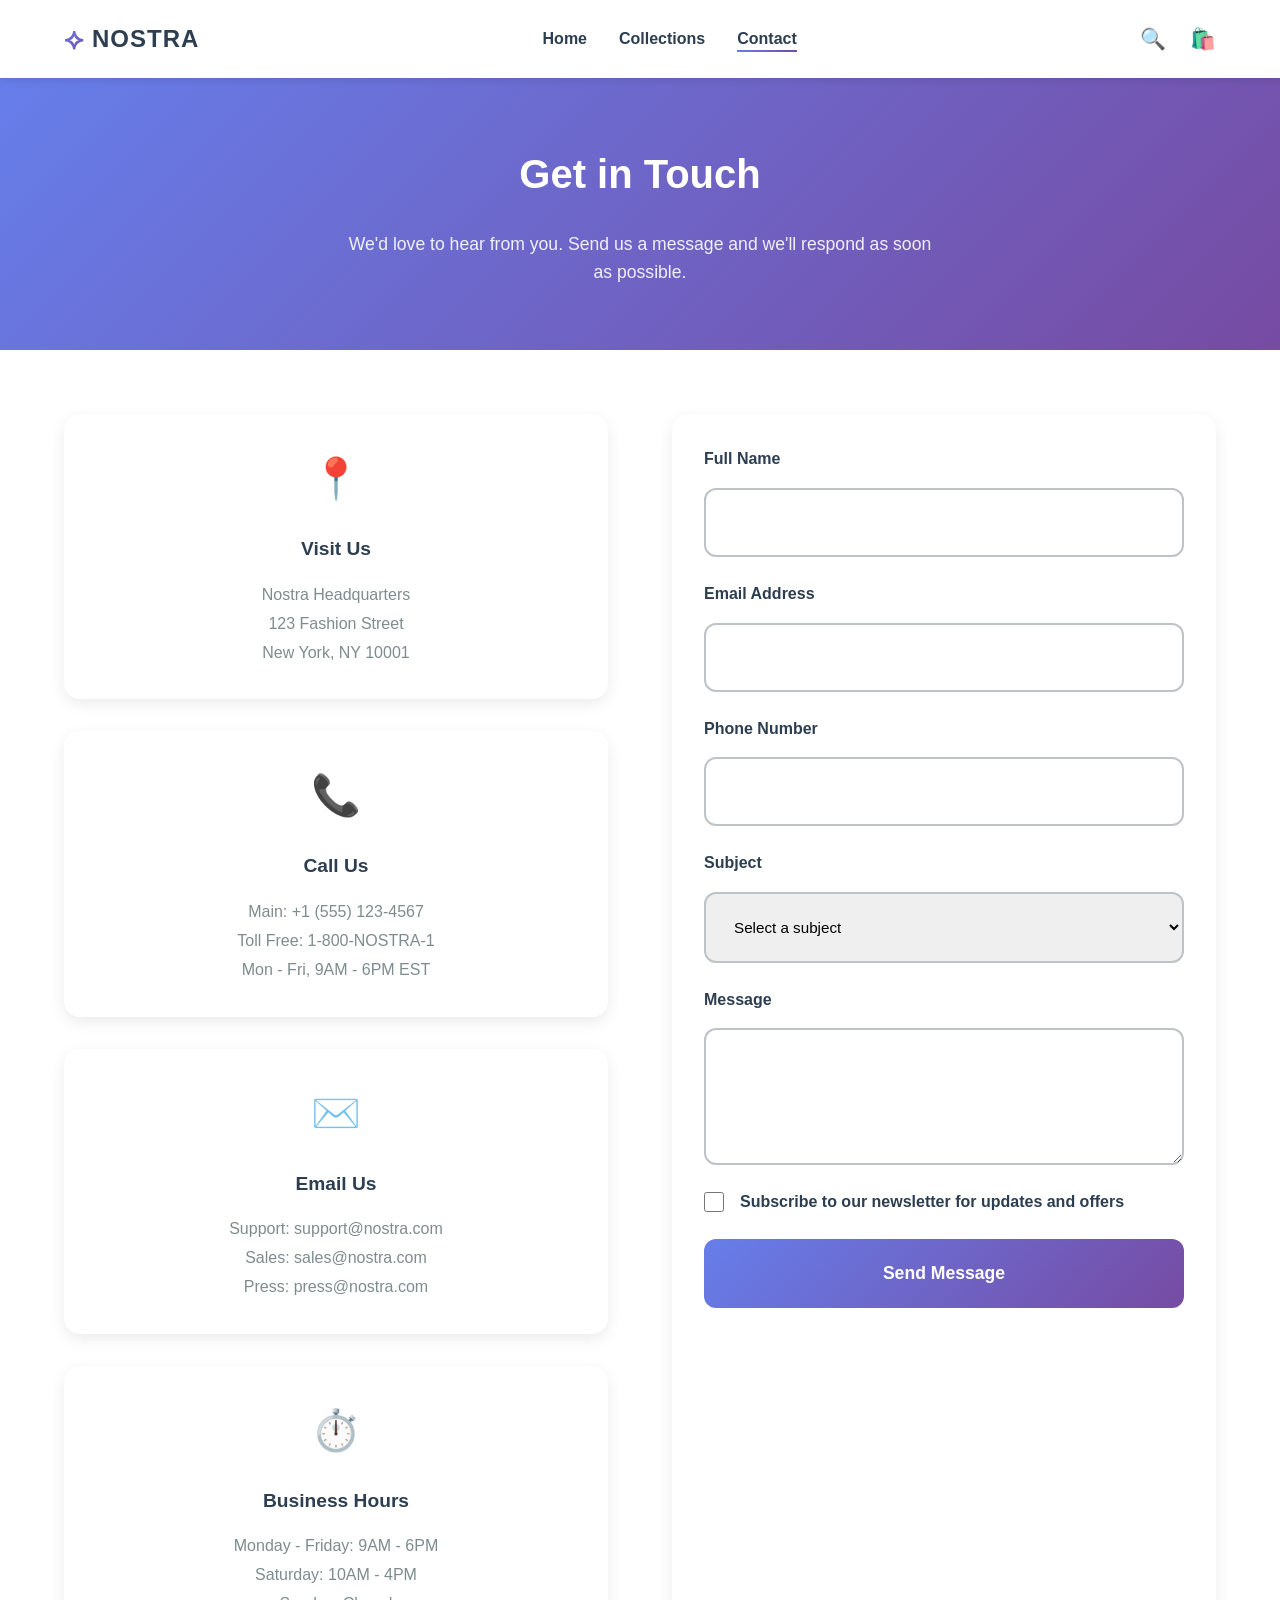
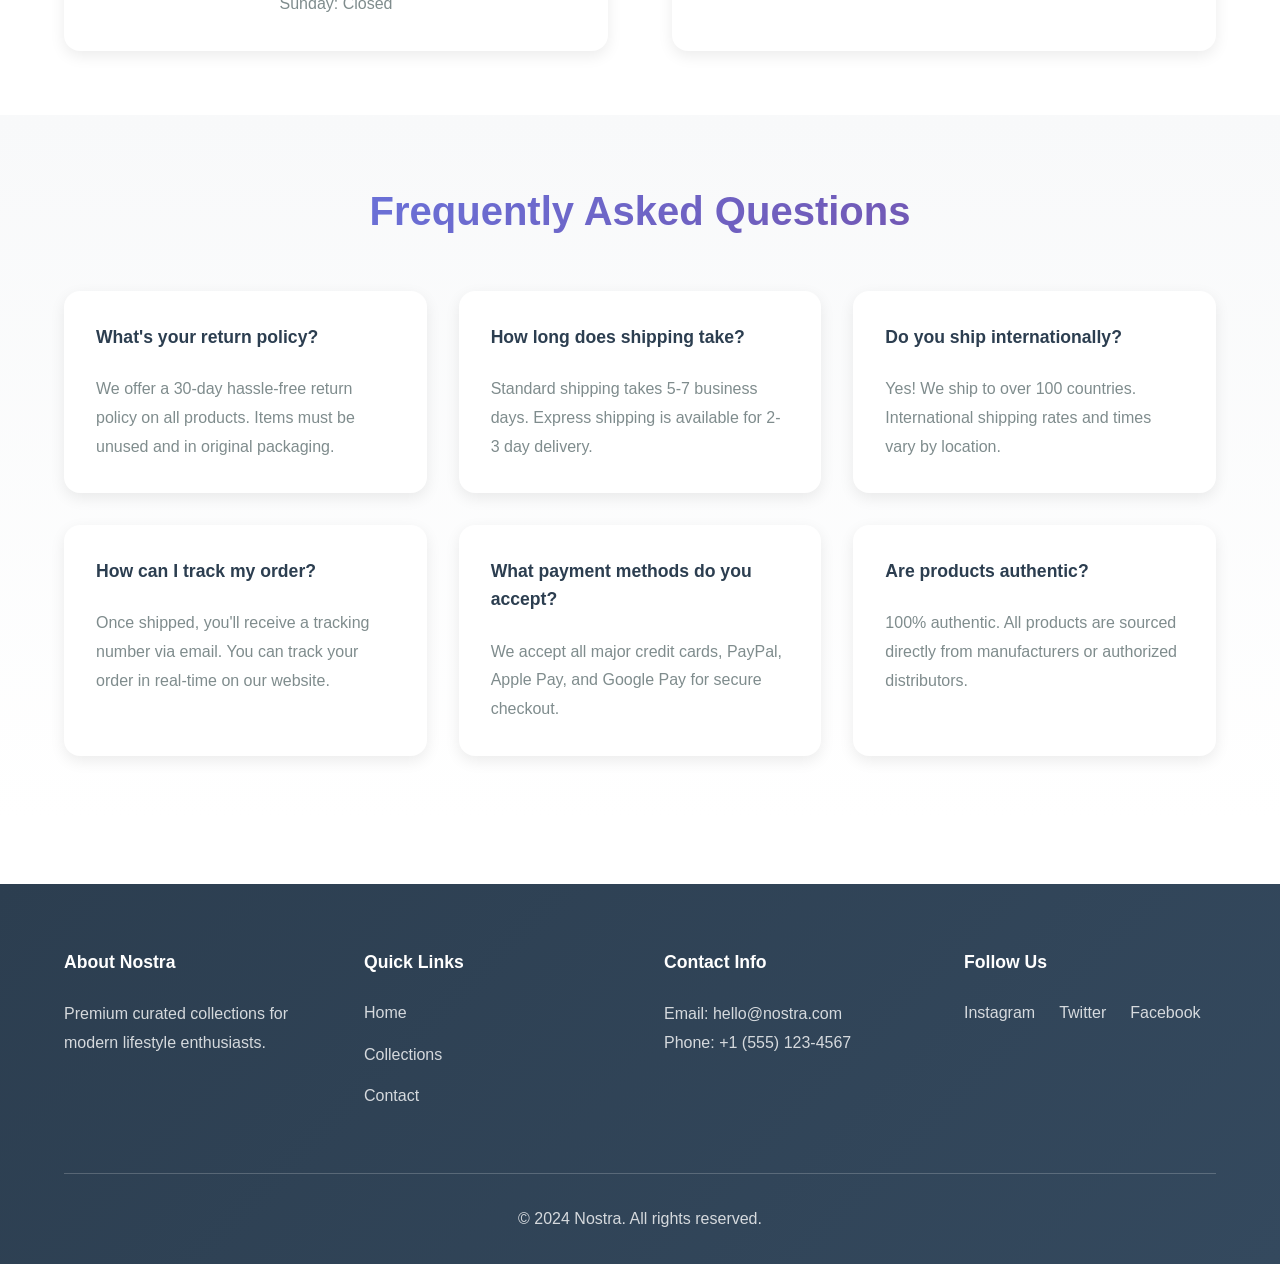
<file: contact.html>
<!DOCTYPE html>
<html lang="en">
<head>
    <meta charset="UTF-8">
    <meta name="viewport" content="width=device-width, initial-scale=1.0">
    <title>Contact Us - Nostra</title>
    <link rel="stylesheet" href="style.css">
</head>
<body>
    <!-- Navigation Bar -->
    <nav class="navbar">
        <div class="nav-container">
            <div class="nav-logo">
                <span class="logo-icon">⟡</span>
                <span>NOSTRA</span>
            </div>
            <ul class="nav-menu">
                <li><a href="index.html">Home</a></li>
                <li><a href="collections.html">Collections</a></li>
                <li><a href="contact.html" class="active">Contact</a></li>
            </ul>
            <div class="nav-icons">
                <span class="search-icon">🔍</span>
                <span class="cart-icon">🛍️</span>
            </div>
        </div>
    </nav>

    <!-- Contact Header -->
    <section class="contact-header">
        <div class="container">
            <h1>Get in Touch</h1>
            <p>We'd love to hear from you. Send us a message and we'll respond as soon as possible.</p>
        </div>
    </section>

    <!-- Contact Content -->
    <section class="contact-section">
        <div class="container">
            <div class="contact-wrapper">
                <!-- Contact Info Cards -->
                <div class="contact-info">
                    <div class="info-card">
                        <div class="info-icon">📍</div>
                        <h3>Visit Us</h3>
                        <p>Nostra Headquarters<br>
                        123 Fashion Street<br>
                        New York, NY 10001</p>
                    </div>

                    <div class="info-card">
                        <div class="info-icon">📞</div>
                        <h3>Call Us</h3>
                        <p>Main: +1 (555) 123-4567<br>
                        Toll Free: 1-800-NOSTRA-1<br>
                        Mon - Fri, 9AM - 6PM EST</p>
                    </div>

                    <div class="info-card">
                        <div class="info-icon">✉️</div>
                        <h3>Email Us</h3>
                        <p>Support: support@nostra.com<br>
                        Sales: sales@nostra.com<br>
                        Press: press@nostra.com</p>
                    </div>

                    <div class="info-card">
                        <div class="info-icon">⏱️</div>
                        <h3>Business Hours</h3>
                        <p>Monday - Friday: 9AM - 6PM<br>
                        Saturday: 10AM - 4PM<br>
                        Sunday: Closed</p>
                    </div>
                </div>

                <!-- Contact Form -->
                <div class="contact-form-wrapper">
                    <form id="contactForm" class="contact-form">
                        <div class="form-group">
                            <label for="name">Full Name</label>
                            <input type="text" id="name" name="name" required>
                        </div>

                        <div class="form-group">
                            <label for="email">Email Address</label>
                            <input type="email" id="email" name="email" required>
                        </div>

                        <div class="form-group">
                            <label for="phone">Phone Number</label>
                            <input type="tel" id="phone" name="phone">
                        </div>

                        <div class="form-group">
                            <label for="subject">Subject</label>
                            <select id="subject" name="subject" required>
                                <option value="">Select a subject</option>
                                <option value="product">Product Inquiry</option>
                                <option value="order">Order Status</option>
                                <option value="return">Returns & Exchanges</option>
                                <option value="general">General Inquiry</option>
                                <option value="partnership">Partnership</option>
                            </select>
                        </div>

                        <div class="form-group">
                            <label for="message">Message</label>
                            <textarea id="message" name="message" rows="5" required></textarea>
                        </div>

                        <div class="form-group">
                            <label class="checkbox-label">
                                <input type="checkbox" name="newsletter" id="newsletter">
                                <span>Subscribe to our newsletter for updates and offers</span>
                            </label>
                        </div>

                        <button type="submit" class="btn btn-primary btn-large">Send Message</button>
                    </form>
                    <div id="formMessage" class="form-message" style="display: none;"></div>
                </div>
            </div>
        </div>
    </section>

    <!-- FAQ Section -->
    <section class="faq-section">
        <div class="container">
            <h2>Frequently Asked Questions</h2>
            <div class="faq-grid">
                <div class="faq-item">
                    <h3>What's your return policy?</h3>
                    <p>We offer a 30-day hassle-free return policy on all products. Items must be unused and in original packaging.</p>
                </div>
                <div class="faq-item">
                    <h3>How long does shipping take?</h3>
                    <p>Standard shipping takes 5-7 business days. Express shipping is available for 2-3 day delivery.</p>
                </div>
                <div class="faq-item">
                    <h3>Do you ship internationally?</h3>
                    <p>Yes! We ship to over 100 countries. International shipping rates and times vary by location.</p>
                </div>
                <div class="faq-item">
                    <h3>How can I track my order?</h3>
                    <p>Once shipped, you'll receive a tracking number via email. You can track your order in real-time on our website.</p>
                </div>
                <div class="faq-item">
                    <h3>What payment methods do you accept?</h3>
                    <p>We accept all major credit cards, PayPal, Apple Pay, and Google Pay for secure checkout.</p>
                </div>
                <div class="faq-item">
                    <h3>Are products authentic?</h3>
                    <p>100% authentic. All products are sourced directly from manufacturers or authorized distributors.</p>
                </div>
            </div>
        </div>
    </section>

    <!-- Footer -->
    <footer class="footer">
        <div class="container">
            <div class="footer-grid">
                <div class="footer-section">
                    <h4>About Nostra</h4>
                    <p>Premium curated collections for modern lifestyle enthusiasts.</p>
                </div>
                <div class="footer-section">
                    <h4>Quick Links</h4>
                    <ul>
                        <li><a href="index.html">Home</a></li>
                        <li><a href="collections.html">Collections</a></li>
                        <li><a href="contact.html">Contact</a></li>
                    </ul>
                </div>
                <div class="footer-section">
                    <h4>Contact Info</h4>
                    <p>Email: hello@nostra.com</p>
                    <p>Phone: +1 (555) 123-4567</p>
                </div>
                <div class="footer-section">
                    <h4>Follow Us</h4>
                    <div class="social-links">
                        <a href="#">Instagram</a>
                        <a href="#">Twitter</a>
                        <a href="#">Facebook</a>
                    </div>
                </div>
            </div>
            <div class="footer-bottom">
                <p>&copy; 2024 Nostra. All rights reserved.</p>
            </div>
        </div>
    </footer>

    <script src="script.js"></script>
</body>
</html>
</file>
<file: style.css>
/* ===== CSS VARIABLES & ROOT STYLES ===== */
* {
    margin: 0;
    padding: 0;
    box-sizing: border-box;
}

:root {
    /* Colors */
    --primary-color: #2c3e50;
    --secondary-color: #3498db;
    --accent-color: #e74c3c;
    --light-bg: #ecf0f1;
    --dark-text: #2c3e50;
    --light-text: #7f8c8d;
    --border-color: #bdc3c7;
    --gradient: linear-gradient(135deg, #667eea 0%, #764ba2 100%);
    --gradient-light: linear-gradient(135deg, #f093fb 0%, #f5576c 100%);
    
    /* Spacing */
    --spacing-xs: 0.5rem;
    --spacing-sm: 1rem;
    --spacing-md: 1.5rem;
    --spacing-lg: 2rem;
    --spacing-xl: 3rem;
    --spacing-xxl: 4rem;
    
    /* Transitions */
    --transition: all 0.3s ease;
    
    /* Border Radius */
    --radius-sm: 8px;
    --radius-md: 12px;
    --radius-lg: 16px;
}

html {
    scroll-behavior: smooth;
}

body {
    font-family: 'Segoe UI', Tahoma, Geneva, Verdana, sans-serif;
    line-height: 1.6;
    color: var(--dark-text);
    background-color: #fff;
    overflow-x: hidden;
}

.container {
    max-width: 1200px;
    margin: 0 auto;
    padding: 0 var(--spacing-md);
}

/* ===== NAVIGATION BAR ===== */
.navbar {
    background-color: #fff;
    box-shadow: 0 2px 8px rgba(0, 0, 0, 0.1);
    position: sticky;
    top: 0;
    z-index: 100;
}

.nav-container {
    display: flex;
    justify-content: space-between;
    align-items: center;
    max-width: 1200px;
    margin: 0 auto;
    padding: var(--spacing-sm) var(--spacing-md);
}

.nav-logo {
    display: flex;
    align-items: center;
    font-size: 1.5rem;
    font-weight: 800;
    color: var(--primary-color);
    text-decoration: none;
    gap: var(--spacing-xs);
    letter-spacing: 1px;
}

.logo-icon {
    font-size: 1.8rem;
    background: var(--gradient);
    -webkit-background-clip: text;
    -webkit-text-fill-color: transparent;
    background-clip: text;
}

.nav-menu {
    display: flex;
    list-style: none;
    gap: var(--spacing-lg);
}

.nav-menu a {
    color: var(--dark-text);
    text-decoration: none;
    font-weight: 600;
    transition: var(--transition);
    position: relative;
    padding-bottom: 5px;
}

.nav-menu a::after {
    content: '';
    position: absolute;
    width: 0;
    height: 2px;
    bottom: 0;
    left: 0;
    background: var(--gradient);
    transition: width 0.3s ease;
}

.nav-menu a:hover::after,
.nav-menu a.active::after {
    width: 100%;
}

.nav-icons {
    display: flex;
    gap: var(--spacing-md);
    font-size: 1.3rem;
    cursor: pointer;
}

.nav-icons span {
    transition: var(--transition);
}

.nav-icons span:hover {
    transform: scale(1.2);
}

/* Mobile Menu Toggle */
.menu-toggle {
    display: none;
    background: none;
    border: none;
    font-size: 1.5rem;
    cursor: pointer;
}

/* ===== HERO SECTION ===== */
.hero {
    display: grid;
    grid-template-columns: 1fr 1fr;
    gap: var(--spacing-xl);
    align-items: center;
    padding: var(--spacing-xxl) var(--spacing-md);
    background: linear-gradient(135deg, #f5f7fa 0%, #c3cfe2 100%);
    min-height: 500px;
}

.hero-content {
    display: flex;
    flex-direction: column;
    gap: var(--spacing-md);
}

.hero-title {
    font-size: 3.5rem;
    font-weight: 800;
    line-height: 1.2;
    background: var(--gradient);
    -webkit-background-clip: text;
    -webkit-text-fill-color: transparent;
    background-clip: text;
}

.hero-subtitle {
    font-size: 1.2rem;
    color: var(--light-text);
    max-width: 400px;
}

.hero-image {
    display: flex;
    align-items: center;
    justify-content: center;
}

.hero-img {
    width: 100%;
    height: 400px;
    border-radius: var(--radius-lg);
    object-fit: cover;
    box-shadow: 0 20px 60px rgba(0, 0, 0, 0.2);
}

.hero-placeholder {
    width: 100%;
    height: 400px;
    background: var(--gradient);
    border-radius: var(--radius-lg);
    display: flex;
    align-items: center;
    justify-content: center;
    font-size: 1.5rem;
    color: white;
    font-weight: 600;
    box-shadow: 0 20px 60px rgba(0, 0, 0, 0.2);
}

/* ===== BUTTONS ===== */
.btn {
    padding: var(--spacing-sm) var(--spacing-lg);
    border: none;
    border-radius: var(--radius-md);
    font-size: 1rem;
    font-weight: 600;
    cursor: pointer;
    transition: var(--transition);
    text-decoration: none;
    display: inline-block;
}

.btn-primary {
    background: var(--gradient);
    color: white;
}

.btn-primary:hover {
    transform: translateY(-3px);
    box-shadow: 0 10px 30px rgba(0, 0, 0, 0.2);
}

.btn-secondary {
    background-color: var(--light-bg);
    color: var(--dark-text);
    border: 2px solid var(--border-color);
}

.btn-secondary:hover {
    background-color: var(--dark-text);
    color: white;
}

.btn-large {
    padding: var(--spacing-md) var(--spacing-xxl);
    font-size: 1.1rem;
}

/* ===== FEATURED SECTION ===== */
.featured {
    padding: var(--spacing-xxl) var(--spacing-md);
}

.featured h2,
.faq-section h2 {
    font-size: 2.5rem;
    margin-bottom: var(--spacing-xl);
    text-align: center;
    background: var(--gradient);
    -webkit-background-clip: text;
    -webkit-text-fill-color: transparent;
    background-clip: text;
}

.products-grid {
    display: grid;
    grid-template-columns: repeat(auto-fill, minmax(250px, 1fr));
    gap: var(--spacing-lg);
}

.product-card {
    background: white;
    border-radius: var(--radius-lg);
    overflow: hidden;
    box-shadow: 0 5px 15px rgba(0, 0, 0, 0.08);
    transition: var(--transition);
    display: flex;
    flex-direction: column;
}

.product-card:hover {
    transform: translateY(-8px);
    box-shadow: 0 15px 40px rgba(0, 0, 0, 0.15);
}

.product-image {
    height: 250px;
    overflow: hidden;
    background: var(--light-bg);
    position: relative;
}

.product-image img {
    width: 100%;
    height: 100%;
    object-fit: cover;
    transition: transform 0.3s ease;
}

.product-card:hover .product-image img {
    transform: scale(1.1);
}

.image-placeholder {
    width: 100%;
    height: 100%;
    display: flex;
    align-items: center;
    justify-content: center;
    font-size: 1rem;
    color: var(--light-text);
    background: linear-gradient(135deg, #667eea 0%, #764ba2 100%);
    color: white;
    font-weight: 600;
}

/* Image loading state */
img[loading="lazy"] {
    background: linear-gradient(90deg, #f0f0f0 25%, #e0e0e0 50%, #f0f0f0 75%);
    background-size: 200% 100%;
    animation: shimmer 1.5s infinite;
}

@keyframes shimmer {
    0% {
        background-position: 200% 0;
    }
    100% {
        background-position: -200% 0;
    }
}

.product-info {
    padding: var(--spacing-md);
    flex-grow: 1;
    display: flex;
    flex-direction: column;
    justify-content: space-between;
}

.product-info h3 {
    font-size: 1.1rem;
    margin-bottom: var(--spacing-sm);
    color: var(--dark-text);
}

.category {
    color: var(--secondary-color);
    font-size: 0.85rem;
    font-weight: 600;
    text-transform: uppercase;
    letter-spacing: 0.5px;
    margin-bottom: var(--spacing-sm);
}

.product-rating {
    color: #f39c12;
    font-size: 0.9rem;
    margin-bottom: var(--spacing-sm);
}

.price {
    font-size: 1.5rem;
    font-weight: 700;
    color: var(--accent-color);
}

/* ===== FEATURES SECTION ===== */
.features {
    background: linear-gradient(135deg, #667eea 0%, #764ba2 100%);
    padding: var(--spacing-xxl) var(--spacing-md);
    color: white;
}

.feature-grid {
    display: grid;
    grid-template-columns: repeat(auto-fit, minmax(250px, 1fr));
    gap: var(--spacing-xl);
}

.feature-item {
    text-align: center;
    padding: var(--spacing-lg);
    background: rgba(255, 255, 255, 0.1);
    border-radius: var(--radius-lg);
    backdrop-filter: blur(10px);
}

.feature-icon {
    font-size: 2.5rem;
    margin-bottom: var(--spacing-md);
    display: block;
}

.feature-item h3 {
    font-size: 1.3rem;
    margin-bottom: var(--spacing-sm);
}

.feature-item p {
    opacity: 0.9;
    line-height: 1.6;
}

/* ===== NEWSLETTER SECTION ===== */
.newsletter {
    background: linear-gradient(135deg, #f093fb 0%, #f5576c 100%);
    padding: var(--spacing-xxl) var(--spacing-md);
    text-align: center;
    color: white;
}

.newsletter h2 {
    font-size: 2rem;
    margin-bottom: var(--spacing-md);
    color: white;
    background: none;
    -webkit-text-fill-color: white;
}

.newsletter p {
    font-size: 1.1rem;
    margin-bottom: var(--spacing-lg);
    max-width: 600px;
    margin-left: auto;
    margin-right: auto;
}

.newsletter-form {
    display: flex;
    gap: var(--spacing-sm);
    max-width: 500px;
    margin: 0 auto;
    flex-wrap: wrap;
    justify-content: center;
}

.newsletter-form input {
    flex: 1;
    min-width: 250px;
    padding: var(--spacing-md);
    border: none;
    border-radius: var(--radius-md);
    font-size: 1rem;
}

/* ===== COLLECTIONS PAGE ===== */
.collections-header {
    background: linear-gradient(135deg, #667eea 0%, #764ba2 100%);
    color: white;
    padding: var(--spacing-xxl) var(--spacing-md);
    text-align: center;
}

.collections-header h1 {
    font-size: 2.5rem;
    margin-bottom: var(--spacing-md);
}

.collections-header p {
    font-size: 1.1rem;
    opacity: 0.9;
}

.collections-container {
    padding: var(--spacing-xxl) var(--spacing-md);
}

.collections-wrapper {
    display: grid;
    grid-template-columns: 280px 1fr;
    gap: var(--spacing-xl);
}

.filters-sidebar {
    background: white;
    padding: var(--spacing-lg);
    border-radius: var(--radius-lg);
    box-shadow: 0 5px 15px rgba(0, 0, 0, 0.08);
    height: fit-content;
}

.filter-section {
    margin-bottom: var(--spacing-lg);
    padding-bottom: var(--spacing-lg);
    border-bottom: 1px solid var(--light-bg);
}

.filter-section:last-child {
    border-bottom: none;
}

.filter-title {
    font-size: 1.1rem;
    font-weight: 700;
    margin-bottom: var(--spacing-md);
    color: var(--dark-text);
}

.search-bar {
    width: 100%;
    padding: var(--spacing-sm);
    border: 2px solid var(--border-color);
    border-radius: var(--radius-md);
    font-size: 0.95rem;
    transition: var(--transition);
}

.search-bar:focus {
    outline: none;
    border-color: var(--secondary-color);
    box-shadow: 0 0 0 3px rgba(52, 152, 219, 0.1);
}

.filter-checkbox {
    display: flex;
    align-items: center;
    gap: var(--spacing-sm);
    margin-bottom: var(--spacing-sm);
    cursor: pointer;
    transition: var(--transition);
}

.filter-checkbox input {
    width: 18px;
    height: 18px;
    cursor: pointer;
}

.filter-checkbox span {
    color: var(--light-text);
    font-size: 0.95rem;
}

.filter-checkbox:hover span {
    color: var(--dark-text);
}

/* Products Section */
.products-section {
    display: flex;
    flex-direction: column;
}

.sort-bar {
    display: flex;
    justify-content: space-between;
    align-items: center;
    margin-bottom: var(--spacing-lg);
    flex-wrap: wrap;
    gap: var(--spacing-md);
}

.results-count {
    color: var(--light-text);
    font-weight: 600;
}

.sort-select {
    padding: var(--spacing-sm) var(--spacing-md);
    border: 2px solid var(--border-color);
    border-radius: var(--radius-md);
    font-size: 0.95rem;
    cursor: pointer;
    transition: var(--transition);
    background-color: white;
}

.sort-select:hover,
.sort-select:focus {
    border-color: var(--secondary-color);
    outline: none;
}

.no-results {
    text-align: center;
    padding: var(--spacing-xxl) var(--spacing-md);
    color: var(--light-text);
    font-size: 1.1rem;
}

/* ===== CONTACT PAGE ===== */
.contact-header {
    background: linear-gradient(135deg, #667eea 0%, #764ba2 100%);
    color: white;
    padding: var(--spacing-xxl) var(--spacing-md);
    text-align: center;
}

.contact-header h1 {
    font-size: 2.5rem;
    margin-bottom: var(--spacing-md);
}

.contact-header p {
    font-size: 1.1rem;
    opacity: 0.9;
    max-width: 600px;
    margin: 0 auto;
}

.contact-section {
    padding: var(--spacing-xxl) var(--spacing-md);
}

.contact-wrapper {
    display: grid;
    grid-template-columns: 1fr 1fr;
    gap: var(--spacing-xxl);
}

.contact-info {
    display: grid;
    grid-template-columns: 1fr;
    gap: var(--spacing-lg);
}

.info-card {
    background: white;
    padding: var(--spacing-lg);
    border-radius: var(--radius-lg);
    box-shadow: 0 5px 15px rgba(0, 0, 0, 0.08);
    text-align: center;
    transition: var(--transition);
}

.info-card:hover {
    transform: translateY(-5px);
    box-shadow: 0 15px 40px rgba(0, 0, 0, 0.15);
}

.info-icon {
    font-size: 2.5rem;
    display: block;
    margin-bottom: var(--spacing-md);
}

.info-card h3 {
    font-size: 1.2rem;
    margin-bottom: var(--spacing-sm);
    color: var(--dark-text);
}

.info-card p {
    color: var(--light-text);
    line-height: 1.8;
}

/* Contact Form */
.contact-form-wrapper {
    background: white;
    padding: var(--spacing-lg);
    border-radius: var(--radius-lg);
    box-shadow: 0 5px 15px rgba(0, 0, 0, 0.08);
}

.contact-form {
    display: flex;
    flex-direction: column;
    gap: var(--spacing-md);
}

.form-group {
    display: flex;
    flex-direction: column;
    gap: var(--spacing-sm);
}

.form-group label {
    font-weight: 600;
    color: var(--dark-text);
}

.form-group input,
.form-group select,
.form-group textarea {
    padding: var(--spacing-md);
    border: 2px solid var(--border-color);
    border-radius: var(--radius-md);
    font-size: 0.95rem;
    font-family: inherit;
    transition: var(--transition);
}

.form-group input:focus,
.form-group select:focus,
.form-group textarea:focus {
    outline: none;
    border-color: var(--secondary-color);
    box-shadow: 0 0 0 3px rgba(52, 152, 219, 0.1);
}

.form-group textarea {
    resize: vertical;
    min-height: 120px;
}

.checkbox-label {
    display: flex;
    align-items: center;
    gap: var(--spacing-sm);
    cursor: pointer;
    font-weight: 500;
}

.checkbox-label input {
    width: 20px;
    height: 20px;
    cursor: pointer;
}

.form-message {
    padding: var(--spacing-md);
    border-radius: var(--radius-md);
    text-align: center;
    font-weight: 600;
}

.form-message.success {
    background-color: #d4edda;
    color: #155724;
    border: 1px solid #c3e6cb;
}

.form-message.error {
    background-color: #f8d7da;
    color: #721c24;
    border: 1px solid #f5c6cb;
}

/* ===== FAQ SECTION ===== */
.faq-section {
    background: linear-gradient(to bottom, #f8f9fa, #fff);
    padding: var(--spacing-xxl) var(--spacing-md);
}

.faq-grid {
    display: grid;
    grid-template-columns: repeat(auto-fit, minmax(300px, 1fr));
    gap: var(--spacing-lg);
}

.faq-item {
    background: white;
    padding: var(--spacing-lg);
    border-radius: var(--radius-lg);
    box-shadow: 0 5px 15px rgba(0, 0, 0, 0.08);
    transition: var(--transition);
}

.faq-item:hover {
    box-shadow: 0 10px 30px rgba(0, 0, 0, 0.12);
    transform: translateY(-3px);
}

.faq-item h3 {
    font-size: 1.1rem;
    margin-bottom: var(--spacing-md);
    color: var(--dark-text);
}

.faq-item p {
    color: var(--light-text);
    line-height: 1.8;
}

/* ===== FOOTER ===== */
.footer {
    background: linear-gradient(135deg, #2c3e50 0%, #34495e 100%);
    color: white;
    padding: var(--spacing-xxl) var(--spacing-md) var(--spacing-lg);
    margin-top: var(--spacing-xxl);
}

.footer-grid {
    display: grid;
    grid-template-columns: repeat(auto-fit, minmax(250px, 1fr));
    gap: var(--spacing-xl);
    margin-bottom: var(--spacing-xl);
}

.footer-section h4 {
    font-size: 1.1rem;
    margin-bottom: var(--spacing-md);
}

.footer-section p {
    color: rgba(255, 255, 255, 0.8);
    line-height: 1.8;
}

.footer-section ul {
    list-style: none;
}

.footer-section ul li {
    margin-bottom: var(--spacing-sm);
}

.footer-section a {
    color: rgba(255, 255, 255, 0.8);
    text-decoration: none;
    transition: var(--transition);
}

.footer-section a:hover {
    color: white;
    padding-left: var(--spacing-xs);
}

.social-links {
    display: flex;
    gap: var(--spacing-md);
    flex-wrap: wrap;
}

.social-links a {
    display: inline-block;
}

.footer-bottom {
    text-align: center;
    padding-top: var(--spacing-lg);
    border-top: 1px solid rgba(255, 255, 255, 0.2);
    color: rgba(255, 255, 255, 0.8);
}

/* ===== RESPONSIVE DESIGN ===== */

/* Tablet (768px and below) */
@media (max-width: 768px) {
    .nav-menu {
        gap: var(--spacing-md);
    }

    .nav-menu a {
        font-size: 0.95rem;
    }

    .hero {
        grid-template-columns: 1fr;
        padding: var(--spacing-xl) var(--spacing-md);
        min-height: auto;
    }

    .hero-title {
        font-size: 2.5rem;
    }

    .hero-subtitle {
        font-size: 1rem;
    }

    .hero-placeholder {
        height: 300px;
    }

    .products-grid {
        grid-template-columns: repeat(auto-fill, minmax(200px, 1fr));
        gap: var(--spacing-md);
    }

    .featured h2 {
        font-size: 2rem;
    }

    .collections-wrapper {
        grid-template-columns: 1fr;
    }

    .filters-sidebar {
        position: sticky;
        top: 80px;
    }

    .contact-wrapper {
        grid-template-columns: 1fr;
    }

    .contact-info {
        grid-template-columns: repeat(2, 1fr);
    }

    .feature-grid {
        grid-template-columns: 1fr 1fr;
    }

    .faq-grid {
        grid-template-columns: 1fr;
    }

    .newsletter-form {
        flex-direction: column;
    }

    .newsletter-form input {
        min-width: auto;
    }
}

/* Mobile (480px and below) */
@media (max-width: 480px) {
    .container {
        padding: 0 var(--spacing-sm);
    }

    .nav-container {
        padding: var(--spacing-sm);
    }

    .nav-logo {
        font-size: 1.2rem;
    }

    .nav-menu {
        gap: var(--spacing-sm);
        font-size: 0.85rem;
    }

    .nav-icons {
        gap: var(--spacing-sm);
        font-size: 1.1rem;
    }

    .hero {
        padding: var(--spacing-lg) var(--spacing-sm);
        gap: var(--spacing-md);
    }

    .hero-title {
        font-size: 1.8rem;
    }

    .hero-subtitle {
        font-size: 0.95rem;
    }

    .hero-placeholder {
        height: 250px;
    }

    .btn {
        padding: var(--spacing-sm) var(--spacing-md);
        font-size: 0.9rem;
    }

    .btn-large {
        padding: var(--spacing-md) var(--spacing-lg);
        width: 100%;
    }

    .featured {
        padding: var(--spacing-lg) var(--spacing-sm);
    }

    .featured h2 {
        font-size: 1.5rem;
    }

    .products-grid {
        grid-template-columns: repeat(auto-fill, minmax(150px, 1fr));
        gap: var(--spacing-sm);
    }

    .product-image {
        height: 180px;
    }

    .product-image img {
        width: 100%;
        height: 100%;
        object-fit: cover;
    }

    .hero-img {
        height: 250px;
    }

    .product-info {
        padding: var(--spacing-sm);
    }

    .product-info h3 {
        font-size: 0.95rem;
    }

    .price {
        font-size: 1.2rem;
    }

    .features {
        padding: var(--spacing-lg) var(--spacing-sm);
    }

    .feature-grid {
        grid-template-columns: 1fr;
        gap: var(--spacing-md);
    }

    .feature-item {
        padding: var(--spacing-md);
    }

    .feature-icon {
        font-size: 2rem;
    }

    .newsletter {
        padding: var(--spacing-lg) var(--spacing-sm);
    }

    .newsletter h2 {
        font-size: 1.5rem;
    }

    .newsletter p {
        font-size: 0.95rem;
    }

    .collections-header h1 {
        font-size: 1.8rem;
    }

    .collections-header p {
        font-size: 0.95rem;
    }

    .collections-container {
        padding: var(--spacing-lg) var(--spacing-sm);
    }

    .collections-wrapper {
        gap: var(--spacing-md);
    }

    .filters-sidebar {
        padding: var(--spacing-md);
    }

    .sort-bar {
        flex-direction: column;
        align-items: stretch;
    }

    .sort-select {
        width: 100%;
    }

    .contact-header h1 {
        font-size: 1.8rem;
    }

    .contact-header p {
        font-size: 0.95rem;
    }

    .contact-section {
        padding: var(--spacing-lg) var(--spacing-sm);
    }

    .contact-info {
        grid-template-columns: 1fr;
    }

    .info-card {
        padding: var(--spacing-md);
    }

    .contact-form-wrapper {
        padding: var(--spacing-md);
    }

    .footer-grid {
        gap: var(--spacing-md);
    }

    .footer-section h4 {
        font-size: 1rem;
    }

    .footer-section p,
    .footer-section a {
        font-size: 0.9rem;
    }

    .social-links {
        justify-content: center;
    }
}

/* Extra Large Screens (1400px and above) */
@media (min-width: 1400px) {
    .container {
        max-width: 1300px;
    }

    .hero-title {
        font-size: 4rem;
    }

    .featured h2 {
        font-size: 3rem;
    }

    .products-grid {
        grid-template-columns: repeat(auto-fill, minmax(280px, 1fr));
    }
}

/* ===== UTILITY CLASSES ===== */
.text-center {
    text-align: center;
}

.mt-1 { margin-top: var(--spacing-sm); }
.mt-2 { margin-top: var(--spacing-md); }
.mt-3 { margin-top: var(--spacing-lg); }

.mb-1 { margin-bottom: var(--spacing-sm); }
.mb-2 { margin-bottom: var(--spacing-md); }
.mb-3 { margin-bottom: var(--spacing-lg); }

/* ===== ANIMATIONS ===== */
@keyframes fadeIn {
    from {
        opacity: 0;
        transform: translateY(20px);
    }
    to {
        opacity: 1;
        transform: translateY(0);
    }
}

.fade-in {
    animation: fadeIn 0.6s ease-out;
}

@keyframes pulse {
    0%, 100% {
        opacity: 1;
    }
    50% {
        opacity: 0.7;
    }
}

.pulse {
    animation: pulse 2s ease-in-out infinite;
}
</file>
